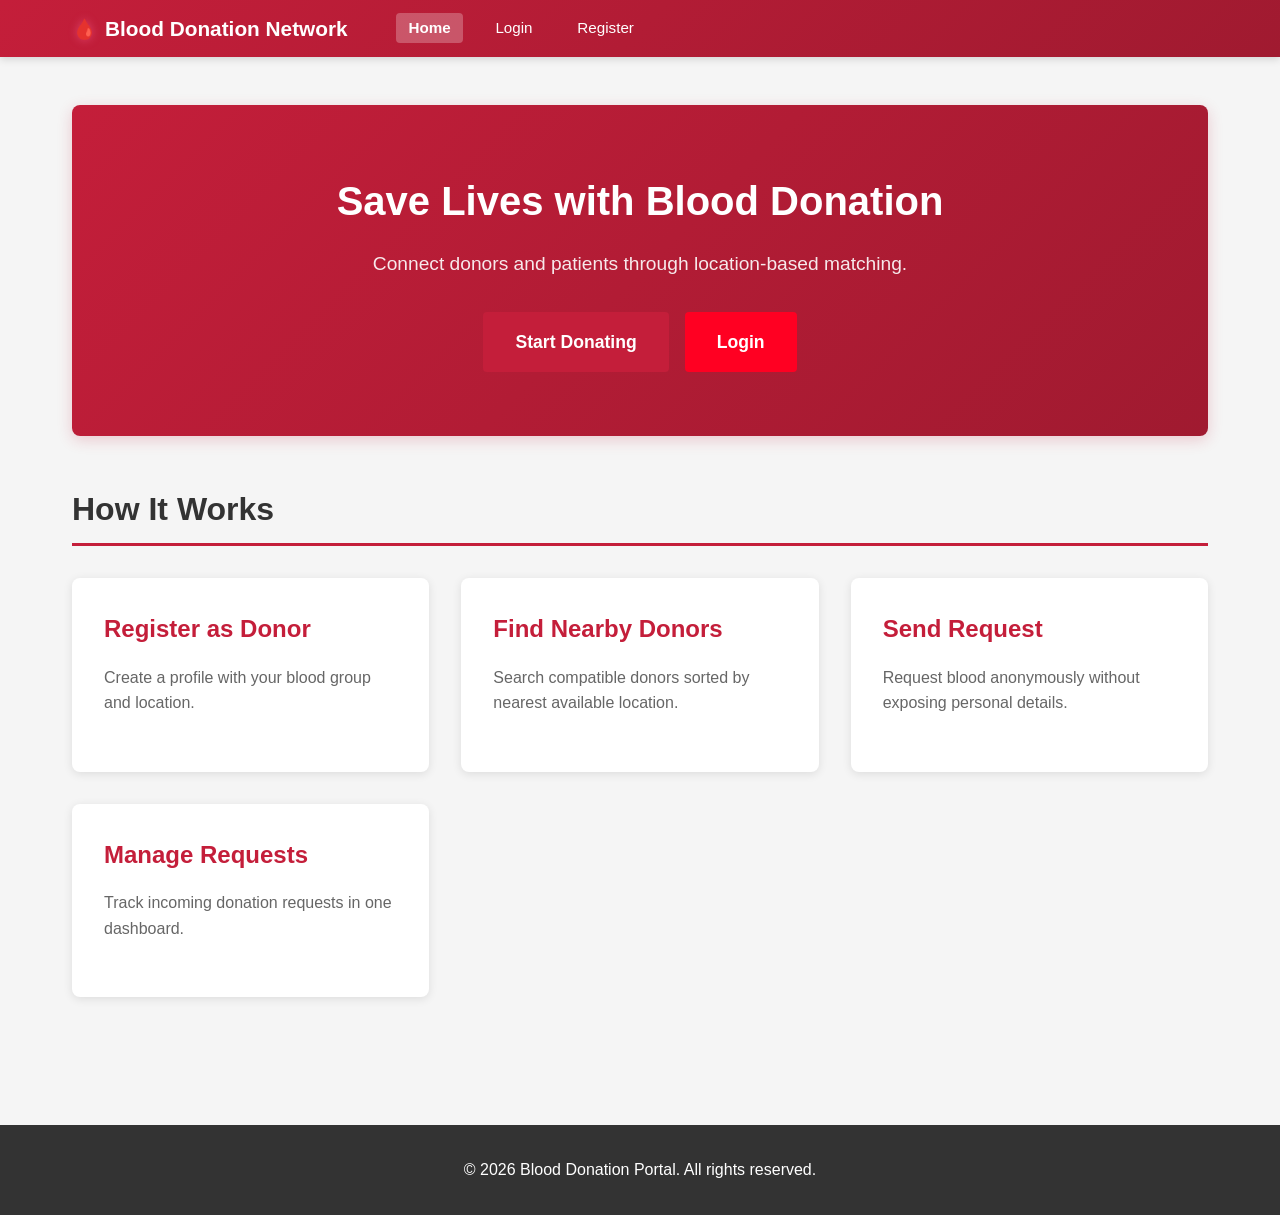
<file: index.html>
<!DOCTYPE html>
<html lang="en">
<head>
    <meta charset="UTF-8">
    <meta name="viewport" content="width=device-width, initial-scale=1.0">
    <title>Blood Donation Portal</title>
    <link rel="stylesheet" href="css/style.css">
</head>
<body>
    <header>
        <nav>
            <div class="container">
                <div class="logo">Blood Donation Network</div>
                <ul>
                    <li><a href="index.html" class="active">Home</a></li>
                    <li><a href="html/login.html">Login</a></li>
                    <li><a href="html/register.html">Register</a></li>
                </ul>
            </div>
        </nav>
    </header>

    <main>
        <section class="container">
            <div class="hero">
                <h1>Save Lives with Blood Donation</h1>
                <p>Connect donors and patients through location-based matching.</p>
                <div class="btn-group hero-actions">
                    <a class="btn btn-primary btn-lg" href="html/register.html">Start Donating</a>
                    <a class="btn btn-secondary btn-lg" href="html/login.html">Login</a>
                </div>
            </div>

            <h2 class="section-title">How It Works</h2>
            <div class="cards-grid">
                <article class="card">
                    <h3>Register as Donor</h3>
                    <p>Create a profile with your blood group and location.</p>
                </article>
                <article class="card">
                    <h3>Find Nearby Donors</h3>
                    <p>Search compatible donors sorted by nearest available location.</p>
                </article>
                <article class="card">
                    <h3>Send Request</h3>
                    <p>Request blood anonymously without exposing personal details.</p>
                </article>
                <article class="card">
                    <h3>Manage Requests</h3>
                    <p>Track incoming donation requests in one dashboard.</p>
                </article>
            </div>
        </section>
    </main>

    <footer>
        <div class="container">
            <p>&copy; 2026 Blood Donation Portal. All rights reserved.</p>
        </div>
    </footer>
</body>
</html>
</file>
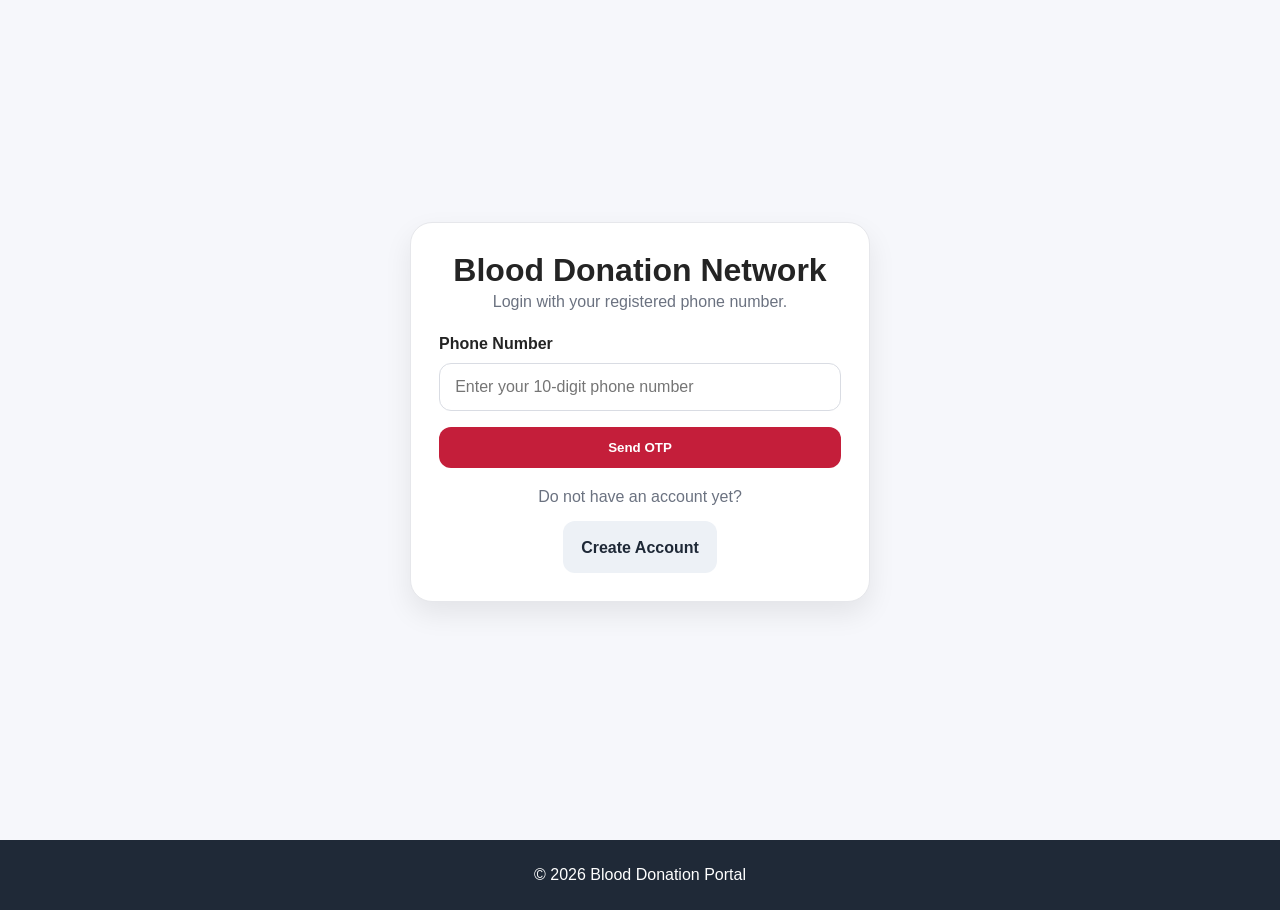
<file: html/index.html>
<!DOCTYPE html>
<html lang="en">
<head>
    <meta charset="UTF-8">
    <meta name="viewport" content="width=device-width, initial-scale=1.0">
    <title>Login - Blood Donation Portal</title>
    <link rel="stylesheet" href="style.css">
</head>
<body>
    <main>
        <div class="container">
            <div class="login-container">
                <div class="login-card">
                    <div class="login-header">
                        <h1>Blood Donation Network</h1>
                        <p>Login with your registered phone number.</p>
                    </div>

                    <div id="alertBox" class="alert alert-danger hidden"></div>

                    <form id="loginForm">
                        <div class="form-group">
                            <label for="phone">Phone Number</label>
                            <input
                                type="tel"
                                id="phone"
                                name="phone"
                                inputmode="numeric"
                                placeholder="Enter your 10-digit phone number"
                                maxlength="10"
                                required
                            >
                        </div>
                        <button type="submit" class="btn btn-primary btn-full-width">Send OTP</button>
                    </form>

                    <form id="otpForm" class="hidden">
                        <div class="form-group">
                            <label for="otp">Enter OTP</label>
                            <input
                                type="text"
                                id="otp"
                                name="otp"
                                inputmode="numeric"
                                placeholder="Enter 6-digit OTP"
                                maxlength="6"
                                required
                            >
                        </div>
                        <button type="submit" class="btn btn-primary btn-full-width">Verify OTP</button>
                    </form>

                    <div id="otpSentMessage" class="alert alert-info hidden"></div>

                    <div class="switch-auth">
                        <p>Do not have an account yet?</p>
                        <a href="register.html" class="btn btn-secondary">Create Account</a>
                    </div>
                </div>
            </div>
        </div>
    </main>

    <footer>
        <div class="container">
            <p>&copy; 2026 Blood Donation Portal</p>
        </div>
    </footer>

    <script src="../js/auth.js"></script>
</body>
</html>
</file>
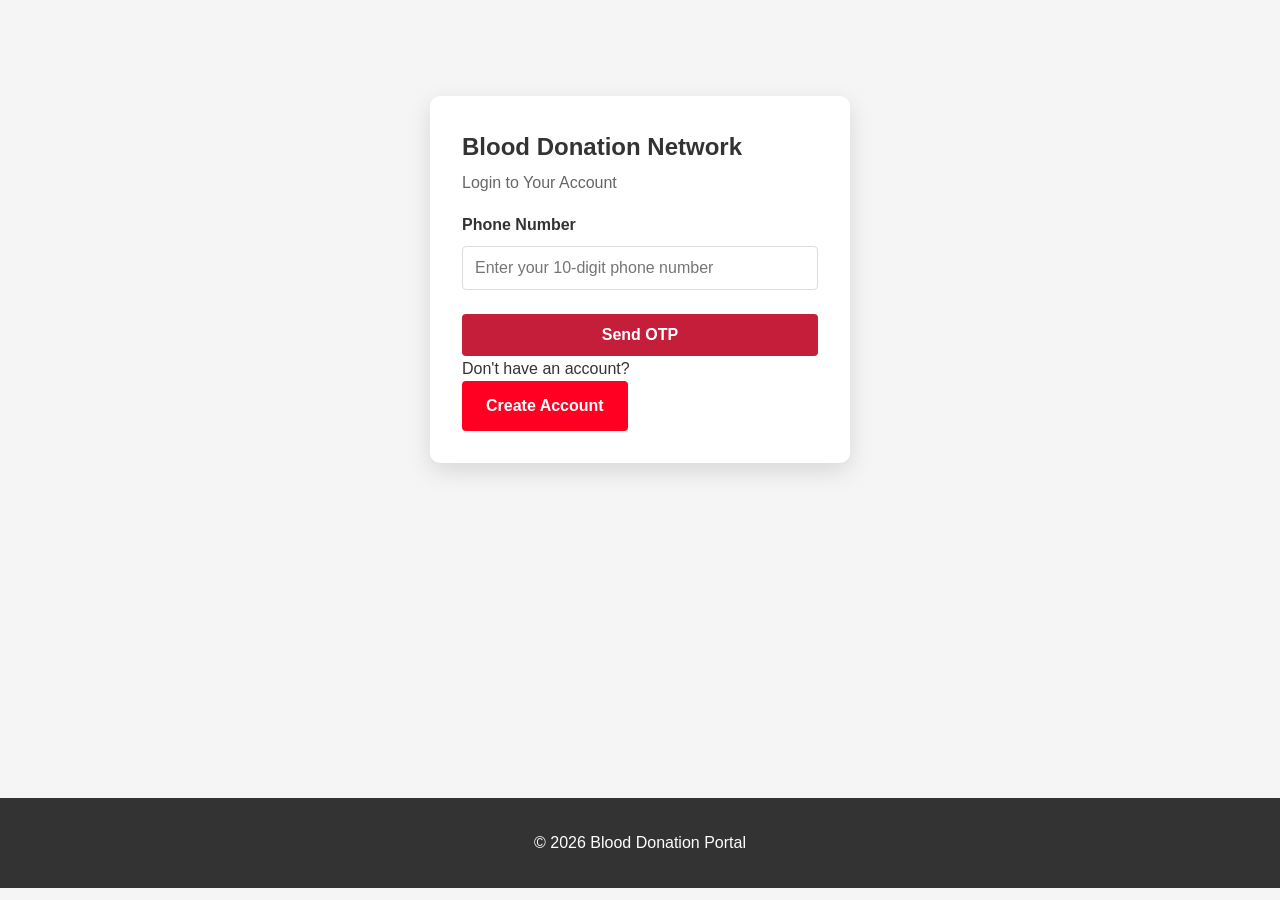
<file: html/contact.html>
<!DOCTYPE html>
<html lang="en">
<head>
    <meta charset="UTF-8">
    <meta name="viewport" content="width=device-width, initial-scale=1.0">
    <title>Contact - Blood Donation Portal</title>
    <link rel="stylesheet" href="style.css">
</head>
<body>
    <nav></nav>

    <main class="container">
        <h2>Contact Us</h2>

        <div class="form-container">
            <div id="contactAlert" class="alert hidden"></div>
            <form id="contactForm">
                <div class="form-group">
                    <label for="name">Name</label>
                    <input type="text" id="name" maxlength="50" required>
                </div>

                <div class="form-group">
                    <label for="email">Email</label>
                    <input type="email" id="email" maxlength="80" required>
                </div>

                <div class="form-group">
                    <label for="message">Message</label>
                    <textarea id="message" rows="5" maxlength="500" required></textarea>
                </div>

                <button type="submit" class="btn btn-primary">Send Message</button>
            </form>
        </div>
    </main>

    <footer>
        <div class="container">
            <p>&copy; 2026 Blood Donation Portal</p>
        </div>
    </footer>

    <script src="../js/auth.js"></script>
    <script src="../js/navbar.js"></script>
    <script src="../js/contact.js"></script>
</body>
</html>
</file>
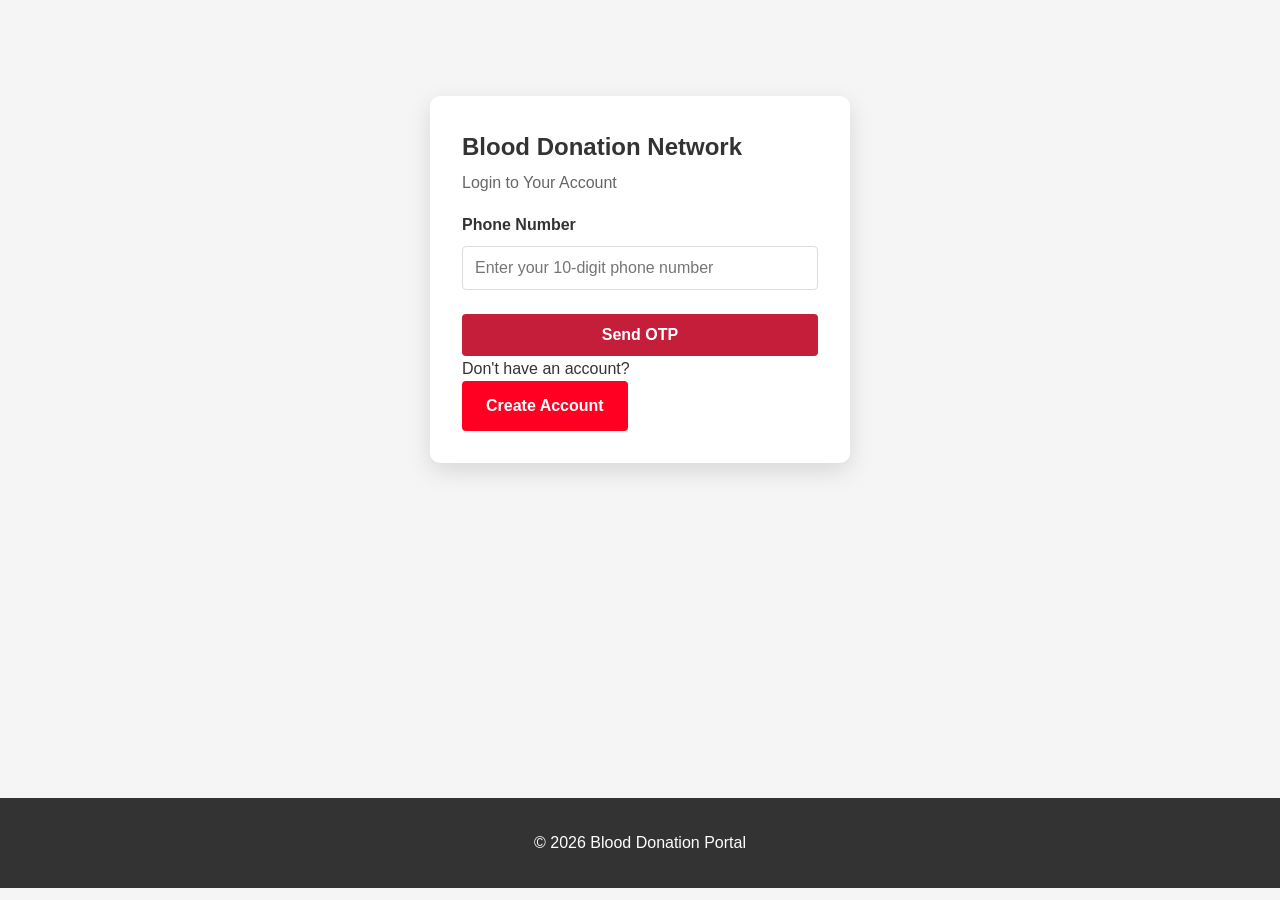
<file: html/home.html>
<!DOCTYPE html>
<html lang="en">
<head>
    <meta charset="UTF-8">
    <meta name="viewport" content="width=device-width, initial-scale=1.0">
    <title>Blood Donation Portal</title>
    <link rel="stylesheet" href="style.css">
</head>
<body>
    <nav></nav>

    <main>
        <div class="container">
            <section class="hero">
                <h1>Save Lives Through Fast Blood Donation Support</h1>
                <p>
                    Register as a donor, find nearby matching donors, and manage normal or emergency requests
                    from one clean dashboard.
                </p>
                <div class="hero-actions">
                    <a href="register.html" class="btn btn-primary btn-lg">Register as Donor</a>
                    <a href="search.html" class="btn btn-secondary btn-lg">Search Donors</a>
                </div>
            </section>

            <h2 class="section-title">How It Works</h2>
            <section class="cards-grid">
                <article class="card">
                    <h3>1. Register</h3>
                    <p>Create your donor profile with blood group, phone number, city, and optional live location.</p>
                </article>
                <article class="card">
                    <h3>2. Search Nearby</h3>
                    <p>Detect your location and search blood donors sorted by nearest available distance.</p>
                </article>
                <article class="card">
                    <h3>3. Send Requests</h3>
                    <p>Send normal or emergency requests with simple status tracking and duplicate prevention.</p>
                </article>
                <article class="card">
                    <h3>4. Manage Responses</h3>
                    <p>Accept or reject incoming requests and monitor sent requests in real time.</p>
                </article>
            </section>

            <section class="panel mt-3">
                <h2 class="section-title" style="margin-top:0;">Important Note</h2>
                <p class="text-muted">
                    This demo stores data in your browser using localStorage. It is good for showcasing the project,
                    but a real production system should use a database and proper authentication.
                </p>
            </section>
        </div>
    </main>

    <footer>
        <div class="container">
            <p>&copy; 2026 Blood Donation Portal. All rights reserved.</p>
        </div>
    </footer>

    <script src="../js/auth.js"></script>
    <script src="../js/navbar.js"></script>
</body>
</html>
</file>
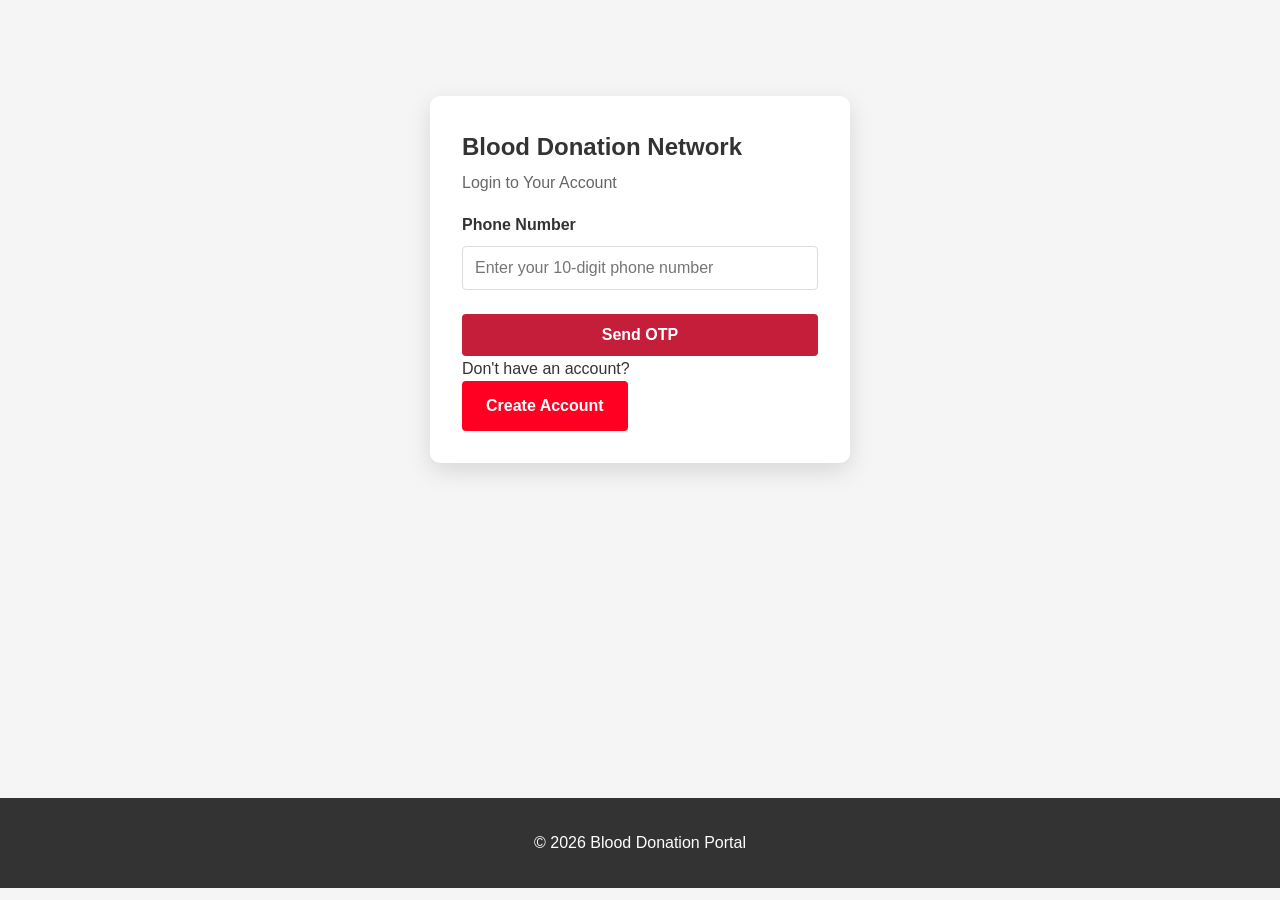
<file: html/login.html>
<!DOCTYPE html>
<html lang="en">
<head>
    <meta charset="UTF-8">
    <meta name="viewport" content="width=device-width, initial-scale=1.0">
    <title>Login - Blood Donation Portal</title>
    <link rel="stylesheet" href="../css/style.css">
</head>
<body>
    <main>
        <div class="container">
            <div class="login-container">
                <div class="login-card">
                    <div class="login-header">
                        <h1>Blood Donation Network</h1>
                        <p>Login to Your Account</p>
                    </div>

                    <div id="alertBox" class="alert alert-danger hidden"></div>

                    <form id="loginForm">
                        <div class="form-group" id="phoneGroup">
                            <label for="phone">Phone Number</label>
                            <input type="tel" id="phone" name="phone" placeholder="Enter your 10-digit phone number" required pattern="[0-9]{10}">
                        </div>
                        <button type="submit" class="btn btn-primary btn-full-width" id="sendOtpBtn">Send OTP</button>
                    </form>
                    
                    <!-- OTP verification section (hidden initially) -->
                    <form id="otpForm" class="hidden">
                        <div class="form-group">
                            <label for="otp">Enter OTP</label>
                            <input type="text" id="otp" name="otp" placeholder="6-digit code" required pattern="[0-9]{6}">
                        </div>
                        <button type="submit" class="btn btn-primary btn-full-width">Verify OTP</button>
                    </form>
                    <div id="otpSentMessage" class="alert alert-info hidden"></div>

                    <div class="switch-auth">
                        <p>Don't have an account?</p>
                        <a href="register.html" class="btn btn-secondary">Create Account</a>
                    </div>
                </div>
            </div>
        </div>
    </main>

    <footer>
        <div class="container">
            <p>&copy; 2026 Blood Donation Portal</p>
        </div>
    </footer>

    <script src="../js/auth.js"></script>
</body>
</html>
</file>
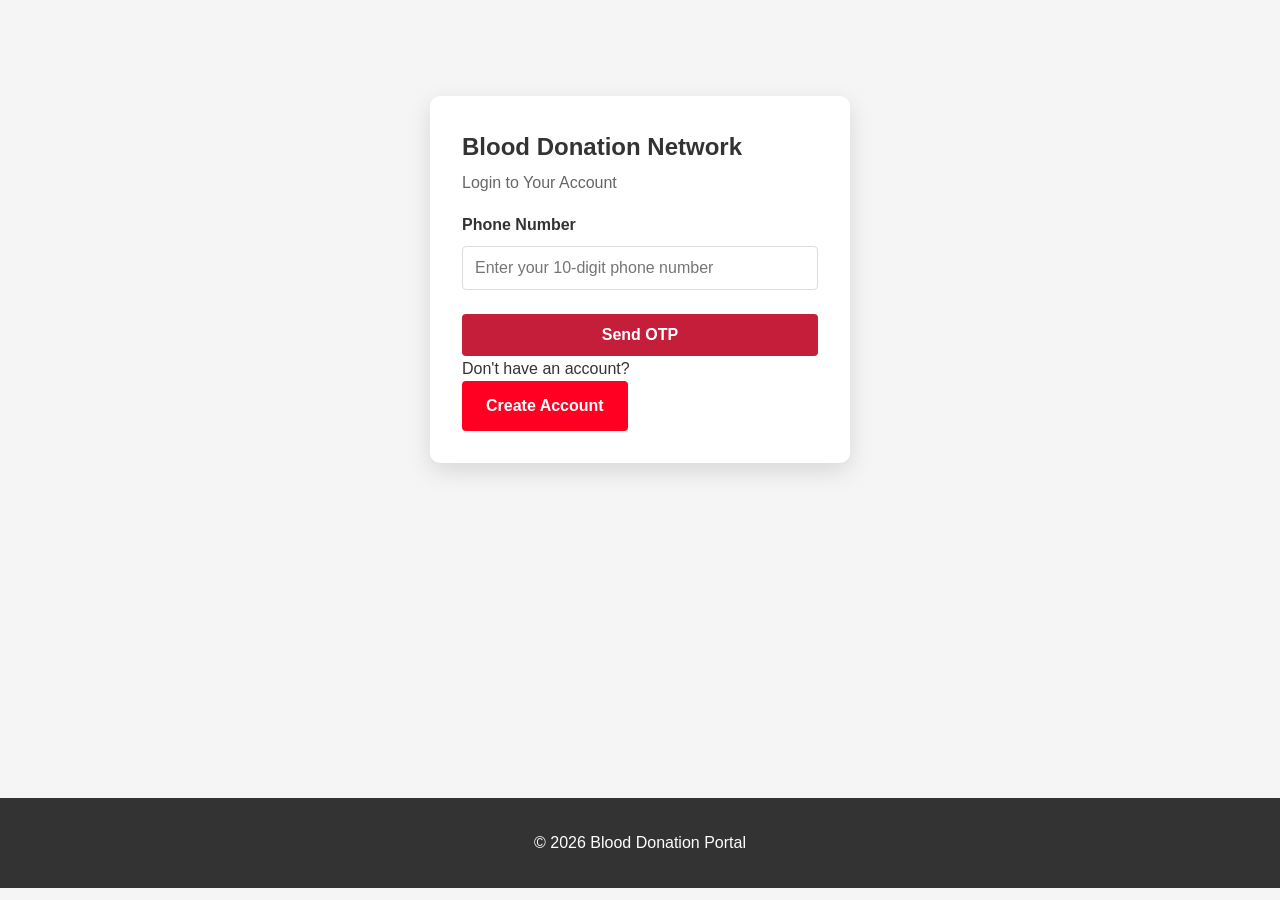
<file: html/requests.html>
<!DOCTYPE html>
<html lang="en">
<head>
    <meta charset="UTF-8">
    <meta name="viewport" content="width=device-width, initial-scale=1.0">
    <title>Blood Requests - Blood Donation Portal</title>
    <link rel="stylesheet" href="style.css">
</head>
<body>
    <nav></nav>

    <main>
        <div class="container">
            <h2>Donation Requests Dashboard</h2>
            <p class="text-muted">
                Accept or reject requests sent to you. Emergency requests that stay unanswered for more than 15 minutes become auto-denied.
            </p>

            <div id="requestsAlert" class="alert hidden mt-2"></div>
            <div id="noRequestsMessage" class="alert alert-info hidden mt-2">You have not received any blood donation requests yet.</div>

            <div id="requestsContainer" class="table-container hidden">
                <table>
                    <thead>
                        <tr>
                            <th>Requester Name</th>
                            <th>Requester City</th>
                            <th>Requested Time</th>
                            <th>Type</th>
                            <th>Action</th>
                            <th>Status</th>
                        </tr>
                    </thead>
                    <tbody id="requestsTableBody"></tbody>
                </table>
            </div>
        </div>
    </main>

    <footer>
        <div class="container">
            <p>&copy; 2026 Blood Donation Portal. All rights reserved.</p>
        </div>
    </footer>

    <script src="../js/auth.js"></script>
    <script src="../js/navbar.js"></script>
    <script src="../js/requests.js"></script>
</body>
</html>
</file>
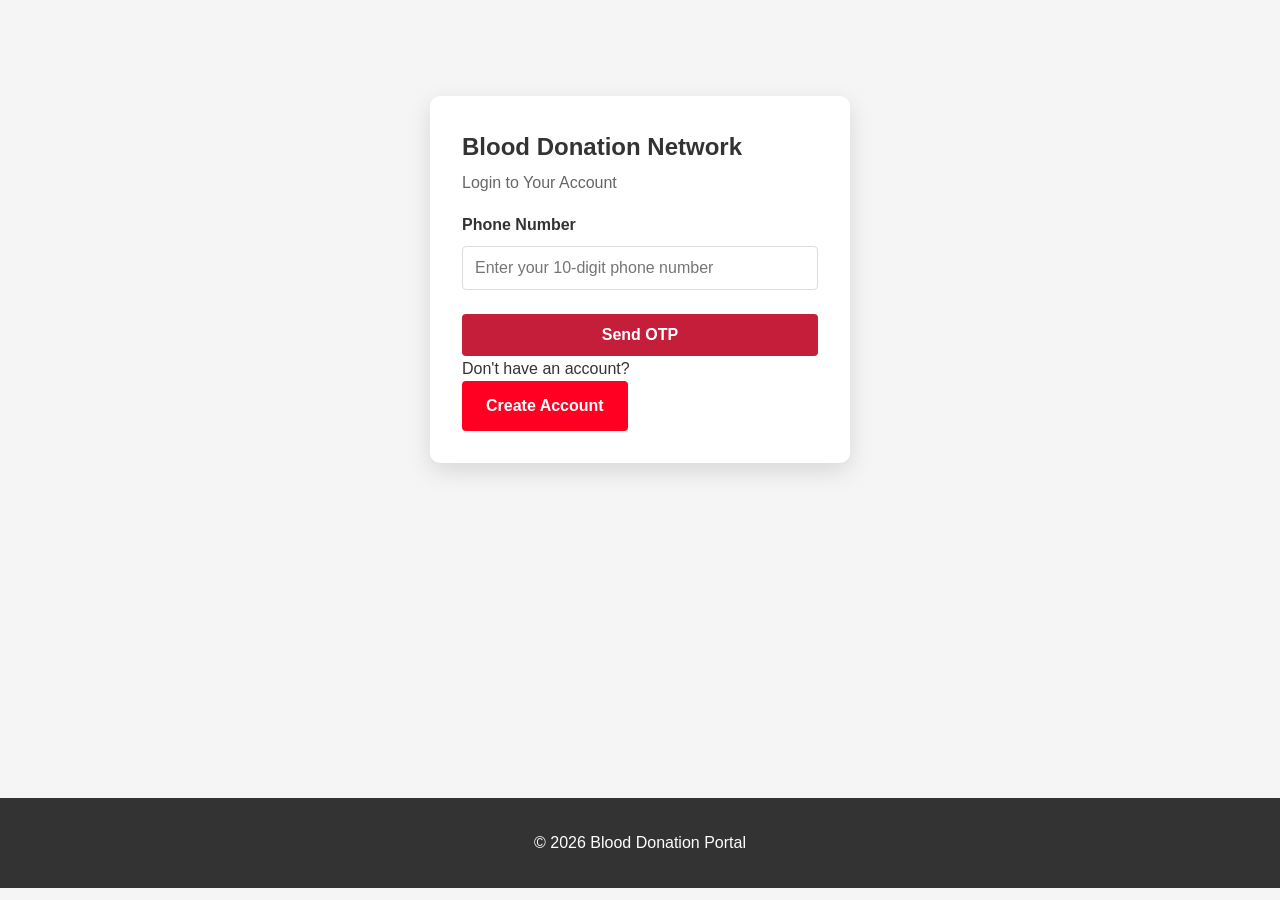
<file: html/search.html>
<!DOCTYPE html>
<html lang="en">
<head>
    <meta charset="UTF-8">
    <meta name="viewport" content="width=device-width, initial-scale=1.0">
    <title>Search Donors - Blood Donation Portal</title>
    <link rel="stylesheet" href="style.css">
</head>
<body>
    <nav></nav>

    <main>
        <div class="container">
            <h2>Find Blood Donors Near You</h2>

            <div id="searchAlert" class="alert hidden"></div>

            <div class="form-container">
                <form id="searchForm">
                    <div class="form-group">
                        <label for="bloodGroup">Blood Group</label>
                        <select id="bloodGroup" name="bloodGroup" required>
                            <option value="">Select Blood Group</option>
                            <option value="O+">O+</option>
                            <option value="O-">O-</option>
                            <option value="A+">A+</option>
                            <option value="A-">A-</option>
                            <option value="B+">B+</option>
                            <option value="B-">B-</option>
                            <option value="AB+">AB+</option>
                            <option value="AB-">AB-</option>
                        </select>
                    </div>

                    <div class="btn-group">
                        <button type="button" class="btn btn-secondary" id="detectLocationBtn">Detect My Location</button>
                        <button type="submit" class="btn btn-primary">Search Donors</button>
                    </div>
                </form>

                <div id="locationLoading" class="hidden text-center mt-2">
                    <div class="spinner"></div>
                    <p>Detecting your location...</p>
                </div>

                <div id="detectedLocation" class="info-box hidden">
                    <strong>Your Location:</strong>
                    <p id="locationText"></p>
                </div>
            </div>

            <section id="resultsSection" class="hidden mt-3">
                <h2 class="section-title" style="margin-top:0;">Available Donors</h2>
                <div id="noResults" class="alert alert-info hidden">No donors found for the selected blood group.</div>
                <div id="searchLoading" class="hidden text-center panel">
                    <div class="spinner"></div>
                    <p>Searching for donors...</p>
                </div>

                <div class="table-container">
                    <table id="donorsTable">
                        <thead>
                            <tr>
                                <th>Donor Name</th>
                                <th>Blood Group</th>
                                <th>City / Area</th>
                                <th>Distance</th>
                                <th>Action</th>
                            </tr>
                        </thead>
                        <tbody id="donorsTableBody"></tbody>
                    </table>
                </div>
            </section>

            <section id="mySentRequestsSection" class="mt-3 hidden">
                <h2 class="section-title" style="margin-top:0;">My Sent Requests</h2>
                <div id="noSentRequests" class="alert alert-info hidden">You have not sent any requests yet.</div>
                <div id="sentRequestsContainer" class="table-container hidden">
                    <table>
                        <thead>
                            <tr>
                                <th>Donor Name</th>
                                <th>Donor City</th>
                                <th>Requested Time</th>
                                <th>Type</th>
                                <th>Status</th>
                            </tr>
                        </thead>
                        <tbody id="sentRequestsTableBody"></tbody>
                    </table>
                </div>
            </section>

            <div class="info-box mt-3">
                <strong>How it works:</strong>
                <ol class="mt-2" style="margin-left:1rem;">
                    <li>Select the required blood group.</li>
                    <li>Use location detection for accurate distance sorting.</li>
                    <li>Send a request to a donor.</li>
                    <li>Track accepted, rejected, pending, or auto-denied status below.</li>
                </ol>
            </div>
        </div>
    </main>

    <div id="requestModal" class="modal hidden">
        <div class="modal-card">
            <div class="modal-header">
                <div>
                    <h3>Request Blood</h3>
                    <p class="text-muted" id="requestModalDonorInfo"></p>
                </div>
                <button class="icon-button" type="button" id="closeRequestModalBtn" aria-label="Close">✕</button>
            </div>

            <div class="form-group">
                <label>
                    <input type="checkbox" id="requestEmergencyCheckbox">
                    Mark this as emergency request
                </label>
                <p class="text-muted">Emergency requests automatically move to denied if they stay unanswered for more than 15 minutes.</p>
            </div>

            <div class="btn-group">
                <button class="btn btn-secondary" type="button" id="cancelRequestBtn">Cancel</button>
                <button class="btn btn-primary" type="button" id="confirmRequestBtn">Confirm Request</button>
            </div>
        </div>
    </div>

    <div id="mapModal" class="modal hidden">
        <div class="modal-card">
            <div class="modal-header">
                <h3 id="mapTitle">Donor Location</h3>
                <button class="icon-button" type="button" id="closeMapModalBtn" aria-label="Close">✕</button>
            </div>
            <div id="mapContainer" class="map-container"></div>
        </div>
    </div>

    <footer>
        <div class="container">
            <p>&copy; 2026 Blood Donation Portal. All rights reserved.</p>
        </div>
    </footer>

    <script src="../js/auth.js"></script>
    <script src="../js/navbar.js"></script>
    <script src="../js/search.js"></script>
</body>
</html>
</file>
<file: css/style.css>
﻿* {
    margin: 0;
    padding: 0;
    box-sizing: border-box;
}

body {
    font-family: 'Segoe UI', Tahoma, Geneva, Verdana, sans-serif;
    background-color: #f5f5f5;
    color: #333;
    line-height: 1.6;
}

/* Navbar Styling */
nav {
    background: linear-gradient(135deg, #c41e3a 0%, #a01a30 100%);
    padding: 0.75rem 0;
    box-shadow: 0 2px 8px rgba(0, 0, 0, 0.15);
    position: sticky;
    top: 0;
    z-index: 100;
}

nav .container {
    display: flex;
    justify-content: space-between;
    align-items: center;
    max-width: 1200px;
    margin: 0 auto;
    padding: 0 2rem;
    gap: 3rem;
}

nav .logo {
    color: white;
    font-size: 1.3rem;
    font-weight: 600;
    display: flex;
    align-items: center;
    gap: 0.5rem;
    white-space: nowrap;
    flex-shrink: 0;
}

nav .logo::before {
    content: "🩸";
    font-size: 1.25rem;
    color: #ff6fa1;
    text-shadow: 0 0 10px rgba(255, 111, 161, 0.45);
}

nav ul {
    list-style: none;
    display: flex;
    gap: 1.2rem;
    flex: 1;
}

nav ul li a {
    color: white;
    text-decoration: none;
    padding: 0.4rem 0.8rem;
    border-radius: 4px;
    font-size: 0.95rem;
    transition: all 0.3s ease;
}

nav ul li a:hover {
    background-color: rgba(255, 255, 255, 0.2);
    transform: scale(1.03);
}

nav ul li a.active {
    background-color: rgba(255, 255, 255, 0.25);
    font-weight: 600;
}

/* Container */
.container {
    max-width: 1200px;
    margin: 0 auto;
    padding: 0 2rem;
}

/* Main Content */
main {
    min-height: calc(100vh - 150px);
    padding: 3rem 0;
}

/* Hero Section */
.hero {
    background: linear-gradient(135deg, #c41e3a 0%, #a01a30 100%);
    color: white;
    padding: 4rem 2rem;
    text-align: center;
    border-radius: 8px;
    margin-bottom: 3rem;
    box-shadow: 0 4px 15px rgba(196, 30, 58, 0.2);
}

.hero h1 {
    font-size: 2.5rem;
    margin-bottom: 1rem;
}

.hero p {
    font-size: 1.2rem;
    margin-bottom: 1.5rem;
    opacity: 0.9;
}

/* Cards */
.cards-grid {
    display: grid;
    grid-template-columns: repeat(auto-fit, minmax(280px, 1fr));
    gap: 2rem;
    margin: 2rem 0;
}

.card {
    background: white;
    border-radius: 8px;
    padding: 2rem;
    box-shadow: 0 2px 10px rgba(0, 0, 0, 0.1);
    transition: all 0.3s ease;
}

.card:hover {
    transform: translateY(-5px);
    box-shadow: 0 5px 20px rgba(0, 0, 0, 0.15);
}

.card h3 {
    color: #c41e3a;
    margin-bottom: 1rem;
    font-size: 1.5rem;
}

.card p {
    color: #666;
    margin-bottom: 1.5rem;
}

.card-icon {
    font-size: 2.5rem;
    margin-bottom: 1rem;
}

/* Forms */
.form-container {
    background: white;
    padding: 2rem;
    border-radius: 8px;
    box-shadow: 0 2px 10px rgba(0, 0, 0, 0.1);
    max-width: 600px;
    margin: 2rem auto;
}

.form-group {
    margin-bottom: 1.5rem;
}

.form-row {
    display: grid;
    grid-template-columns: 1fr 1fr;
    gap: 1.5rem;
}

.form-row .form-group {
    margin-bottom: 0;
}

label {
    display: block;
    margin-bottom: 0.5rem;
    font-weight: 600;
    color: #333;
}

input[type="text"],
input[type="email"],
input[type="tel"],
input[type="number"],
input[type="date"],
select,
textarea {
    width: 100%;
    padding: 0.75rem;
    border: 1px solid #ddd;
    border-radius: 4px;
    font-size: 1rem;
    font-family: inherit;
    transition: all 0.3s ease;
}

input:focus,
select:focus,
textarea:focus {
    outline: none;
    border-color: #c41e3a;
    box-shadow: 0 0 0 3px rgba(196, 30, 58, 0.1);
}

/* Buttons */
.btn {
    padding: 0.75rem 1.5rem;
    border: none;
    border-radius: 4px;
    font-size: 1rem;
    font-weight: 600;
    cursor: pointer;
    transition: all 0.3s ease;
    text-decoration: none;
    display: inline-block;
}

.btn-primary {
    background-color: #c41e3a;
    color: white;
}

.btn-primary:hover {
    background-color: #a01a30;
    transform: translateY(-2px);
    box-shadow: 0 4px 10px rgba(196, 30, 58, 0.3);
}

.btn-secondary {
    background-color: #ff0022;
    color: white;
}

.btn-secondary:hover {
    background-color: #d10101;
    transform: translateY(-2px);
}

.btn-danger {
    background-color: #dc3545;
    color: white;
}

.btn-danger:hover {
    background-color: #b52a37;
}

.btn-small {
    padding: 0.5rem 1rem;
    font-size: 0.9rem;
}

/* larger button variant for hero etc */
.btn-lg {
    padding: 1rem 2rem;
    font-size: 1.1rem;
}

/* common section title spacing */
h2.section-title {
    margin-top: 3rem;
    color: #333;
}

.btn-full-width {
    width: 100%;
}

/* Login card styling */
.login-container {
    display: flex;
    justify-content: center;
    align-items: center;
    padding: 3rem 0;
}

.login-card {
    width: 420px;
    background: #ffffff;
    border-radius: 10px;
    box-shadow: 0 8px 24px rgba(0,0,0,0.12);
    padding: 2rem;
}

.login-header h1 {
    margin-bottom: 0.25rem;
    font-size: 1.5rem;
}

.login-header p {
    margin-bottom: 1rem;
    color: #666;
}

.alert {
    padding: 0.8rem 1rem;
    border-radius: 6px;
}

.alert-danger {
    background-color: #f8d7da;
    color: #721c24;
}

.alert-success {
    background-color: #d4edda;
    color: #155724;
}

.btn-group {
    display: flex;
    gap: 1rem;
    margin-top: 2rem;
}

.btn-group .btn {
    flex: 1;
}

.hero-actions {
    justify-content: center;
}

.hero-actions .btn {
    flex: 0 0 auto;
}

.dashboard-hero {
    padding: 3.25rem 2rem;
    background:
        radial-gradient(circle at 12% 18%, rgba(255, 255, 255, 0.2), transparent 35%),
        radial-gradient(circle at 86% 20%, rgba(255, 200, 220, 0.22), transparent 33%),
        linear-gradient(135deg, #c41e3a 0%, #99172e 100%);
    border: 1px solid rgba(255, 255, 255, 0.25);
}

.stat-card {
    text-align: center;
    position: relative;
    overflow: hidden;
    border: 1px solid #f1d9e1;
}

.stat-card::after {
    content: "";
    position: absolute;
    left: 0;
    right: 0;
    top: 0;
    height: 4px;
    background: linear-gradient(90deg, #ff6fa1 0%, #c41e3a 100%);
}

.stat-value {
    font-size: 2.2rem;
    font-weight: 700;
    color: #c41e3a;
    margin-top: 0.5rem;
}

.dashboard-stats-grid {
    margin-top: 1.25rem;
}

.stat-card-total::after { background: linear-gradient(90deg, #d81b60, #ff5f9e); }
.stat-card-pending::after { background: linear-gradient(90deg, #ff9800, #ffb74d); }
.stat-card-accepted::after { background: linear-gradient(90deg, #2e7d32, #4caf50); }
.stat-card-rejected::after { background: linear-gradient(90deg, #6a1b9a, #ab47bc); }

.dashboard-actions-grid {
    margin-top: 1rem;
}

.action-card {
    border: 1px solid #ead4dc;
    background:
        linear-gradient(180deg, rgba(255, 255, 255, 0.95), rgba(255, 250, 252, 0.95));
}

.action-card .btn {
    width: 100%;
    text-align: center;
}


/* Tables */
.table-container {
    background: white;
    border-radius: 8px;
    overflow: hidden;
    box-shadow: 0 2px 10px rgba(0, 0, 0, 0.1);
    margin: 2rem 0;
}

table {
    width: 100%;
    border-collapse: collapse;
}

thead {
    background-color: #c41e3a;
    color: white;
}

th {
    padding: 1rem;
    text-align: left;
    font-weight: 600;
}

td {
    padding: 1rem;
    border-bottom: 1px solid #eee;
}

tbody tr:hover {
    background-color: #f9f9f9;
}

tbody tr:last-child td {
    border-bottom: none;
}

.text-center {
    text-align: center;
}

.text-success {
    color: #28a745;
}

.text-danger {
    color: #dc3545;
}

.text-muted {
    color: #6c757d;
}

/* Status Badges */
.badge {
    display: inline-block;
    padding: 0.5rem 1rem;
    border-radius: 20px;
    font-size: 0.85rem;
    font-weight: 600;
}

.badge-success {
    background-color: #d4edda;
    color: #155724;
}

.badge-danger {
    background-color: #f8d7da;
    color: #721c24;
}

.badge-info {
    background-color: #d1ecf1;
    color: #0c5460;
}

.badge-warning {
    background-color: #fff3cd;
    color: #856404;
}

/* Alert Messages */
.alert {
    padding: 1rem 1.5rem;
    border-radius: 4px;
    margin-bottom: 1.5rem;
}

.alert-success {
    background-color: #d4edda;
    color: #155724;
    border: 1px solid #c3e6cb;
}

.alert-danger {
    background-color: #f8d7da;
    color: #721c24;
    border: 1px solid #f5c6cb;
}

.alert-info {
    background-color: #d1ecf1;
    color: #0c5460;
    border: 1px solid #bee5eb;
}

.alert-warning {
    background-color: #fff3cd;
    color: #856404;
    border: 1px solid #ffeeba;
}

/* Loading Spinner */
.loading {
    text-align: center;
    padding: 2rem;
}

.spinner {
    border: 4px solid #f3f3f3;
    border-top: 4px solid #c41e3a;
    border-radius: 50%;
    width: 40px;
    height: 40px;
    animation: spin 1s linear infinite;
    margin: 1rem auto;
}

@keyframes spin {
    0% { transform: rotate(0deg); }
    100% { transform: rotate(360deg); }
}

/* Footer */
footer {
    background-color: #333;
    color: white;
    text-align: center;
    padding: 2rem 0;
    margin-top: 3rem;
}

/* Responsive Design */
@media (max-width: 768px) {
    nav .container {
        flex-direction: column;
        gap: 1rem;
        padding: 0 1rem;
    }

    nav .logo {
        font-size: 1.1rem;
    }

    nav ul {
        gap: 0.8rem;
        width: 100%;
        justify-content: center;
    }

    nav ul li a {
        padding: 0.4rem 0.6rem;
        font-size: 0.85rem;
    }

    nav .user-profile {
        width: 100%;
        justify-content: center;
    }

    nav .user-info {
        font-size: 0.9rem;
    }

    .hero h1 {
        font-size: 1.8rem;
    }

    .form-row {
        grid-template-columns: 1fr;
    }

    .btn-group {
        flex-direction: column;
    }

    table {
        font-size: 0.9rem;
    }

    th,
    td {
        padding: 0.75rem;
    }

    .cards-grid {
        grid-template-columns: 1fr;
    }
}

@media (max-width: 480px) {
    nav .logo {
        font-size: 1.2rem;
    }

    nav ul {
        gap: 0.4rem;
        font-size: 0.75rem;
    }

    nav ul li a {
        padding: 0.3rem 0.4rem;
        font-size: 0.75rem;
    }

    nav .user-info {
        flex-direction: row;
        font-size: 0.8rem;
        padding: 0.3rem 0.6rem;
    }

    nav .user-name {
        font-size: 0.8rem;
    }

    nav .btn-logout {
        padding: 0.25rem 0.6rem;
        font-size: 0.75rem;
    }

    main {
        padding: 1rem 0;
    }

    .container {
        padding: 0 1rem;
    }

    .form-container {
        padding: 1rem;
    }
}

/* Section Heading */
h2 {
    font-size: 2rem;
    margin-bottom: 2rem;
    color: #333;
    border-bottom: 3px solid #c41e3a;
    padding-bottom: 0.5rem;
}

/* Info Box */
.info-box {
    background-color: #e7f3ff;
    border-left: 4px solid #2196F3;
    padding: 1rem;
    margin: 1.5rem 0;
    border-radius: 4px;
}

.info-box strong {
    color: #0c5460;
}

/* Map Container */
.map-container {
    width: 100%;
    height: 300px;
    border-radius: 8px;
    overflow: hidden;
    margin: 1rem 0;
    box-shadow: 0 2px 10px rgba(0, 0, 0, 0.1);
}

.map-container iframe {
    width: 100%;
    height: 100%;
    border: none;
}

/* Hidden Elements */
.hidden {
    display: none;
}

/* Utility Classes */
.mt-1 { margin-top: 0.5rem; }
.mt-2 { margin-top: 1rem; }
.mt-3 { margin-top: 1.5rem; }
.mt-4 { margin-top: 2rem; }

.mb-1 { margin-bottom: 0.5rem; }
.mb-2 { margin-bottom: 1rem; }
.mb-3 { margin-bottom: 1.5rem; }
.mb-4 { margin-bottom: 2rem; }

.text-center { text-align: center; }
.text-right { text-align: right; }

/* Blood Group Color Coding */
.blood-o {
    background-color: #fff3cd;
}

.blood-a {
    background-color: #e7f3ff;
}

.blood-b {
    background-color: #f0e8ff;
}

.blood-ab {
    background-color: #e8f5e9;
}
</file>
<file: html/style.css>
* {
    margin: 0;
    padding: 0;
    box-sizing: border-box;
}

:root{
    --primary:#c41e3a;
    --primary-dark:#99172e;
    --secondary:#ff5c74;
    --bg:#f6f7fb;
    --card:#ffffff;
    --text:#242424;
    --muted:#6b7280;
    --border:#e6e7eb;
    --success:#198754;
    --danger:#dc3545;
    --warning:#f59e0b;
    --info:#0ea5e9;
    --shadow:0 12px 28px rgba(0,0,0,0.08);
    --radius:16px;
}

html {
    scroll-behavior: smooth;
}

body {
    font-family: 'Segoe UI', Tahoma, Geneva, Verdana, sans-serif;
    background: var(--bg);
    color: var(--text);
    line-height: 1.6;
}

a { color: inherit; }

.container {
    width: min(1120px, calc(100% - 2rem));
    margin: 0 auto;
}

main {
    min-height: calc(100vh - 170px);
    padding: 2rem 0 3rem;
}

/* NAVBAR */
nav {
    background: linear-gradient(135deg, var(--primary), var(--primary-dark));
    color: #fff;
    box-shadow: 0 8px 24px rgba(153, 23, 46, 0.18);
    position: sticky;
    top: 0;
    z-index: 1000;
}

nav .container {
    min-height: 72px;
    display: flex;
    align-items: center;
    justify-content: space-between;
    gap: 1rem;
}

.logo {
    display: inline-flex;
    align-items: center;
    gap: 0.6rem;
    font-size: 1.15rem;
    font-weight: 700;
    text-decoration: none;
    color: #fff;
    white-space: nowrap;
}

.logo::before {
    content: "🩸";
    font-size: 1.2rem;
}

.nav-links {
    list-style: none;
    display: flex;
    align-items: center;
    gap: 0.45rem;
    flex-wrap: wrap;
}

.nav-links a {
    text-decoration: none;
    color: #fff;
    padding: 0.55rem 0.9rem;
    border-radius: 999px;
    transition: 0.2s ease;
    font-size: 0.95rem;
}

.nav-links a:hover,
.nav-links a.active {
    background: rgba(255,255,255,0.18);
}

.nav-actions {
    display: flex;
    align-items: center;
    gap: 0.65rem;
    margin-left: auto;
}

.nav-collapse {
    display: flex;
    align-items: center;
    gap: 1rem;
    width: 100%;
}

.user-chip {
    background: rgba(255,255,255,0.16);
    padding: 0.45rem 0.8rem;
    border-radius: 999px;
    font-size: 0.9rem;
    display: inline-flex;
    align-items: center;
    gap: 0.5rem;
}

.nav-toggle {
    display: none;
    background: transparent;
    border: 1px solid rgba(255,255,255,0.28);
    color: #fff;
    border-radius: 10px;
    padding: 0.55rem 0.75rem;
    cursor: pointer;
}

.notification-badge {
    position: absolute;
    top: -6px;
    right: -6px;
    min-width: 18px;
    height: 18px;
    padding: 0 4px;
    display: inline-flex;
    justify-content: center;
    align-items: center;
    background: var(--danger);
    color: #fff;
    border-radius: 999px;
    font-size: 0.72rem;
    font-weight: 700;
    box-shadow: 0 0 0 2px #fff;
}

/* HEADINGS */
h1, h2, h3 { line-height: 1.2; }
h2 {
    font-size: 1.9rem;
    margin-bottom: 1.2rem;
    color: var(--text);
}
.section-title {
    margin-top: 2rem;
    margin-bottom: 1rem;
}

/* HERO */
.hero {
    background:
        radial-gradient(circle at top left, rgba(255,255,255,0.2), transparent 30%),
        linear-gradient(135deg, var(--primary), var(--primary-dark));
    color: #fff;
    border-radius: 28px;
    padding: 3.2rem 2rem;
    box-shadow: var(--shadow);
    text-align: center;
    margin-bottom: 2rem;
}

.hero h1 {
    font-size: clamp(2rem, 3vw, 3rem);
    margin-bottom: 0.9rem;
}

.hero p {
    font-size: 1.05rem;
    max-width: 720px;
    margin: 0 auto 1.4rem;
    opacity: 0.95;
}

.hero-actions {
    display: flex;
    gap: 0.85rem;
    justify-content: center;
    flex-wrap: wrap;
}

/* CARDS */
.cards-grid {
    display: grid;
    grid-template-columns: repeat(auto-fit, minmax(240px, 1fr));
    gap: 1.2rem;
}

.card {
    background: var(--card);
    border-radius: var(--radius);
    padding: 1.4rem;
    box-shadow: var(--shadow);
    border: 1px solid #f0e3e6;
}

.card h3 {
    color: var(--primary);
    margin-bottom: 0.65rem;
    font-size: 1.2rem;
}

.card p {
    color: var(--muted);
}

/* PANELS / FORMS */
.form-container,
.table-container,
.panel {
    background: var(--card);
    border-radius: var(--radius);
    box-shadow: var(--shadow);
    border: 1px solid var(--border);
}

.form-container,
.panel {
    padding: 1.4rem;
}

.form-container {
    max-width: 720px;
    margin: 0 auto;
}

.form-group {
    margin-bottom: 1rem;
}

.form-row {
    display: grid;
    grid-template-columns: 1fr 1fr;
    gap: 1rem;
}

label {
    display: block;
    font-weight: 600;
    margin-bottom: 0.45rem;
}

input[type="text"],
input[type="email"],
input[type="tel"],
input[type="number"],
select,
textarea {
    width: 100%;
    border: 1px solid #d9dce3;
    background: #fff;
    border-radius: 12px;
    padding: 0.85rem 0.95rem;
    font-size: 1rem;
    transition: 0.2s ease;
}

input:focus,
select:focus,
textarea:focus {
    outline: none;
    border-color: var(--primary);
    box-shadow: 0 0 0 4px rgba(196, 30, 58, 0.1);
}

/* BUTTONS */
.btn {
    display: inline-flex;
    justify-content: center;
    align-items: center;
    gap: 0.4rem;
    padding: 0.82rem 1.15rem;
    border-radius: 12px;
    border: 0;
    cursor: pointer;
    font-weight: 700;
    text-decoration: none;
    transition: transform 0.15s ease, box-shadow 0.15s ease, background 0.15s ease;
}

.btn:hover {
    transform: translateY(-1px);
}

.btn:disabled {
    cursor: not-allowed;
    opacity: 0.7;
    transform: none;
}

.btn-primary {
    background: var(--primary);
    color: #fff;
}

.btn-primary:hover {
    background: var(--primary-dark);
    box-shadow: 0 10px 20px rgba(196, 30, 58, 0.22);
}

.btn-secondary {
    background: #edf1f6;
    color: #1f2937;
}

.btn-secondary:hover {
    background: #dde4ee;
}

.btn-danger {
    background: var(--danger);
    color: #fff;
}

.btn-danger:hover {
    background: #ba2635;
}

.btn-full-width { width: 100%; }
.btn-small { padding: 0.55rem 0.85rem; font-size: 0.9rem; }
.btn-lg { padding: 1rem 1.4rem; font-size: 1rem; }
.btn-group {
    display: flex;
    gap: 0.8rem;
    flex-wrap: wrap;
}

/* LOGIN */
.login-container {
    min-height: calc(100vh - 140px);
    display: grid;
    place-items: center;
}

.login-card {
    width: min(460px, 100%);
    background: #fff;
    border-radius: 22px;
    box-shadow: var(--shadow);
    padding: 1.75rem;
    border: 1px solid var(--border);
}

.login-header {
    text-align: center;
    margin-bottom: 1rem;
}

.login-header p {
    color: var(--muted);
}

.switch-auth {
    text-align: center;
    margin-top: 1rem;
}

.switch-auth p {
    color: var(--muted);
    margin-bottom: 0.75rem;
}

/* TABLES */
.table-container {
    overflow-x: auto;
    margin-top: 1rem;
}

table {
    width: 100%;
    border-collapse: collapse;
    min-width: 720px;
}

thead {
    background: var(--primary);
    color: #fff;
}

th, td {
    padding: 0.95rem 1rem;
    text-align: left;
    border-bottom: 1px solid #eceef2;
    vertical-align: top;
}

tbody tr:hover {
    background: #faf7f8;
}

/* STATUS / ALERTS */
.badge {
    display: inline-flex;
    align-items: center;
    gap: 0.35rem;
    border-radius: 999px;
    padding: 0.38rem 0.75rem;
    font-size: 0.82rem;
    font-weight: 700;
}

.badge-success { background: #d1fae5; color: #065f46; }
.badge-danger { background: #fee2e2; color: #991b1b; }
.badge-warning { background: #fef3c7; color: #92400e; }
.badge-info { background: #dbeafe; color: #1d4ed8; }
.badge-muted { background: #edf2f7; color: #475569; }

.alert {
    border-radius: 12px;
    padding: 0.9rem 1rem;
    margin-bottom: 1rem;
    border: 1px solid transparent;
}

.alert-success { background: #eaf9ef; color: #166534; border-color: #c8ecd3; }
.alert-danger { background: #fff0f1; color: #991b1b; border-color: #f8c5cb; }
.alert-warning { background: #fff8e6; color: #92400e; border-color: #f5e0a3; }
.alert-info { background: #ecf8ff; color: #075985; border-color: #cfeeff; }

.info-box {
    background: #eef7ff;
    border-left: 4px solid var(--info);
    padding: 1rem;
    border-radius: 12px;
    margin-top: 1rem;
}

.hidden { display: none !important; }

/* MODALS */
.modal {
    position: fixed;
    inset: 0;
    background: rgba(17, 24, 39, 0.55);
    display: none;
    align-items: center;
    justify-content: center;
    z-index: 2000;
    padding: 1rem;
}

.modal.show {
    display: flex;
}

.modal-card {
    width: min(640px, 100%);
    background: #fff;
    border-radius: 20px;
    padding: 1.35rem;
    box-shadow: var(--shadow);
    max-height: 85vh;
    overflow-y: auto;
}

.modal-header {
    display: flex;
    align-items: start;
    justify-content: space-between;
    gap: 1rem;
    margin-bottom: 1rem;
}

.icon-button {
    background: transparent;
    border: 0;
    font-size: 1.2rem;
    cursor: pointer;
}

.map-container {
    width: 100%;
    height: 320px;
    border-radius: 12px;
    overflow: hidden;
    border: 1px solid var(--border);
}

.spinner {
    width: 36px;
    height: 36px;
    border-radius: 999px;
    border: 4px solid #f0f1f4;
    border-top-color: var(--primary);
    animation: spin 1s linear infinite;
    margin: 0 auto 0.5rem;
}

@keyframes spin {
    to { transform: rotate(360deg); }
}

.text-muted { color: var(--muted); }
.text-center { text-align: center; }
.mt-2 { margin-top: 1rem; }
.mt-3 { margin-top: 1.5rem; }
.mb-2 { margin-bottom: 1rem; }

/* FOOTER */
footer {
    background: #1f2937;
    color: #fff;
    padding: 1.4rem 0;
    text-align: center;
}

/* RESPONSIVE */
@media (max-width: 860px) {
    nav .container {
        flex-wrap: wrap;
        padding: 0.8rem 0;
    }

    .nav-toggle {
        display: inline-flex;
    }

    .nav-collapse {
        width: 100%;
        display: none;
        flex-direction: column;
        gap: 0.8rem;
        padding-bottom: 0.6rem;
    }

    .nav-collapse.open {
        display: flex;
    }

    .nav-links {
        flex-direction: column;
        align-items: stretch;
        width: 100%;
    }

    .nav-links a {
        display: block;
    }

    .nav-actions {
        width: 100%;
        justify-content: space-between;
        margin-left: 0;
    }

    .form-row {
        grid-template-columns: 1fr;
    }

    .hero {
        padding: 2.2rem 1.1rem;
    }

    table {
        min-width: 620px;
    }
}

@media (max-width: 520px) {
    .container {
        width: min(100%, calc(100% - 1rem));
    }

    main {
        padding-top: 1.2rem;
    }

    h2 {
        font-size: 1.5rem;
    }

    .card,
    .form-container,
    .panel,
    .login-card {
        padding: 1rem;
    }

    .hero-actions,
    .btn-group {
        flex-direction: column;
    }

    .btn {
        width: 100%;
    }
}
</file>
